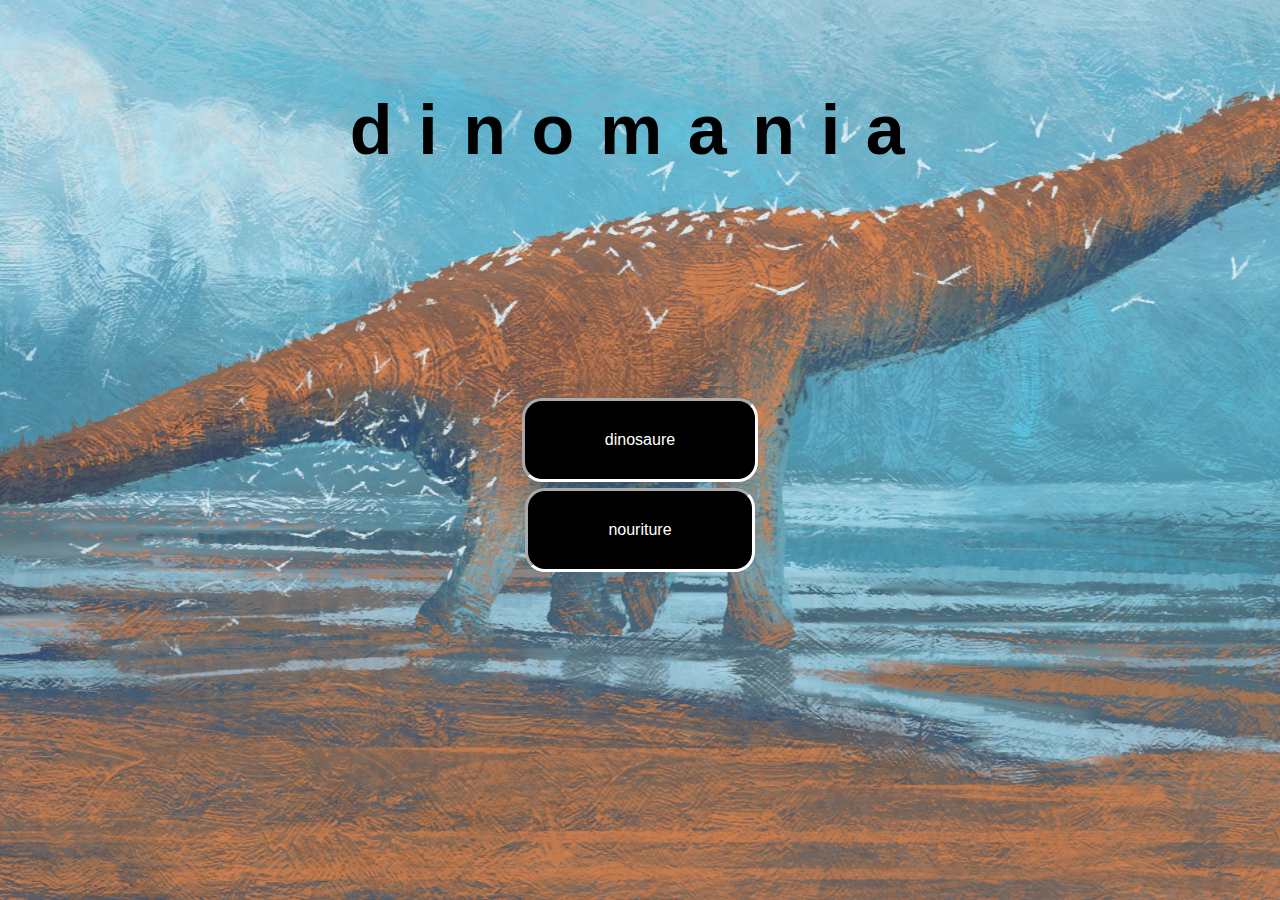
<file: site internet dino/code_site_internet/index.html>
<!DOCTYPE html>
<html lang="en">
<head>
    <meta charset="UTF-8">
    <meta name="viewport" content="width=device-width, initial-scale=1.0">
    <title>Document</title>
    <link rel="stylesheet" href="css/style.css">
</head>
<body>

    <header>
        <section>
            <h1 class="titre">dinomania</h1>
        </section>
    </header>
    
    <main>
        <div class="button-container">
            <a href="index1.html">dinosaure</a>
            <a href="index2.html">nouriture</a>
         </div>
    </main>
    
</body>
</html>
</file>
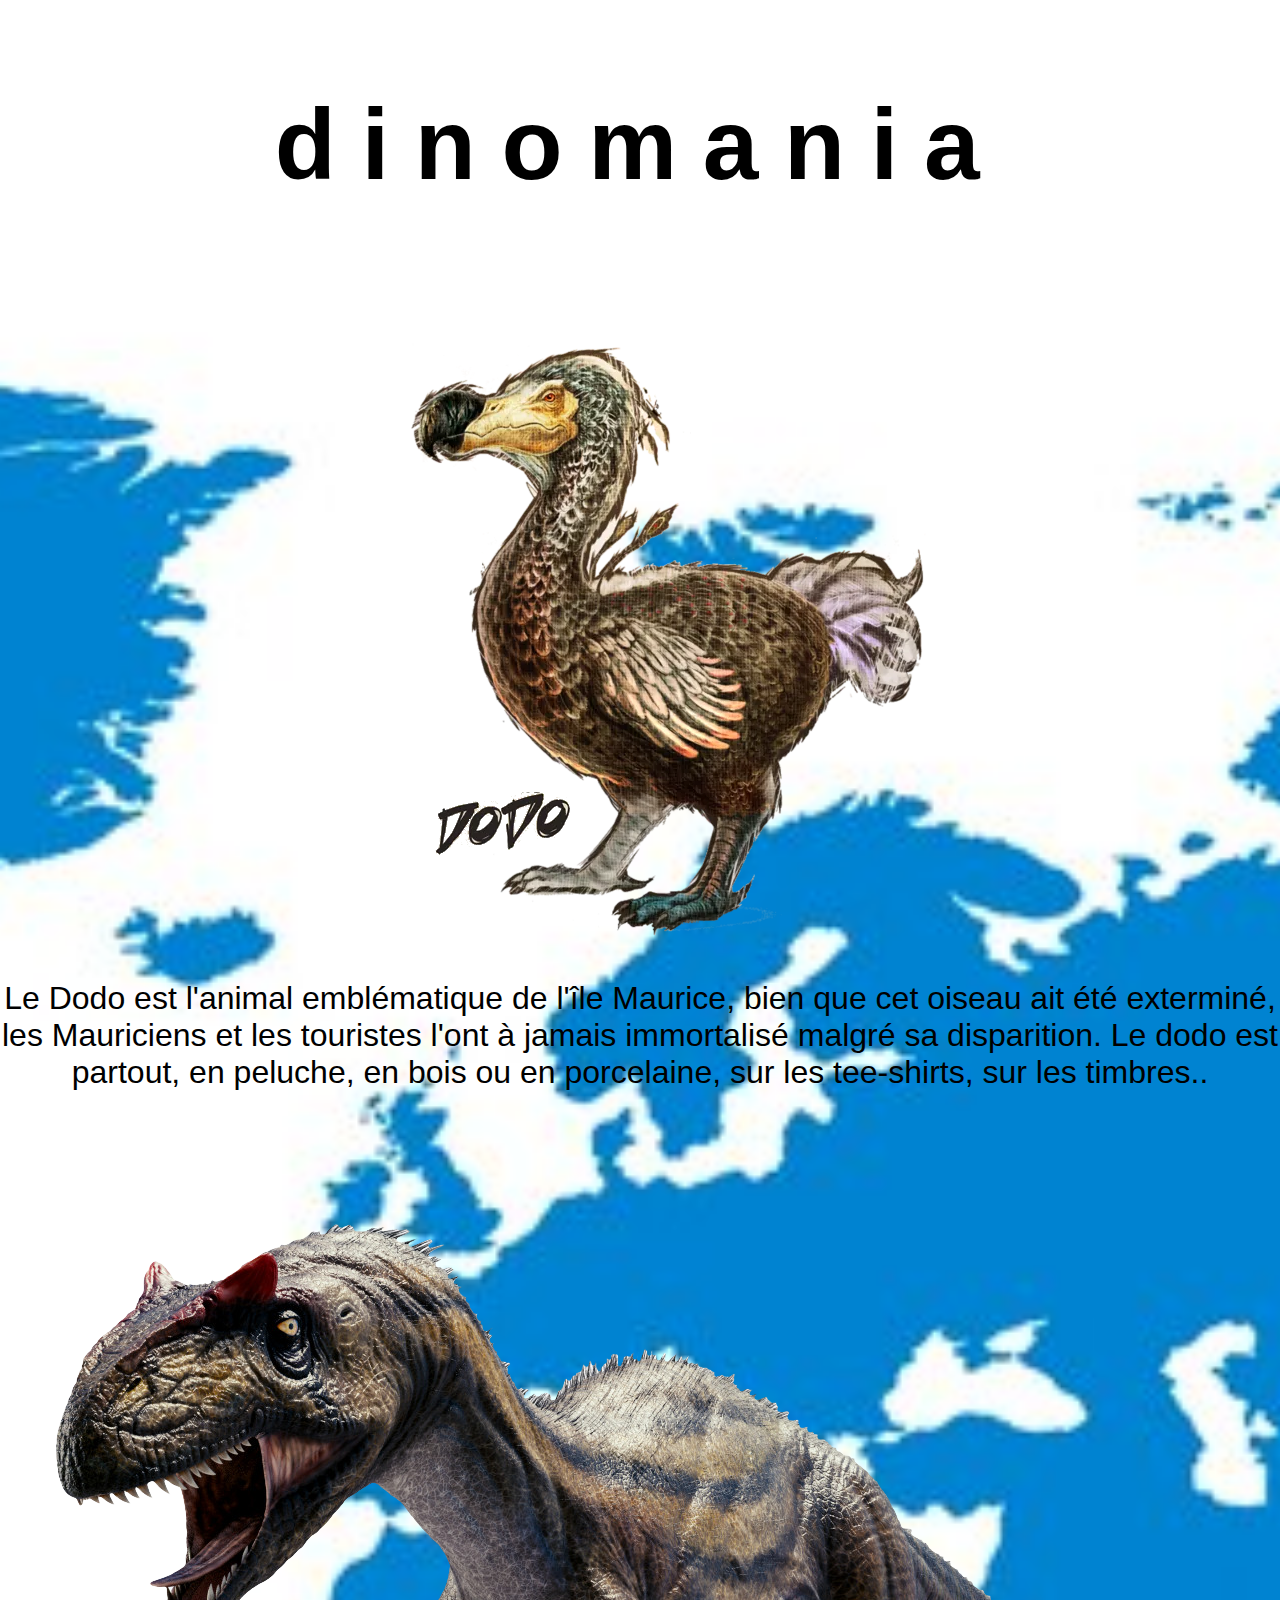
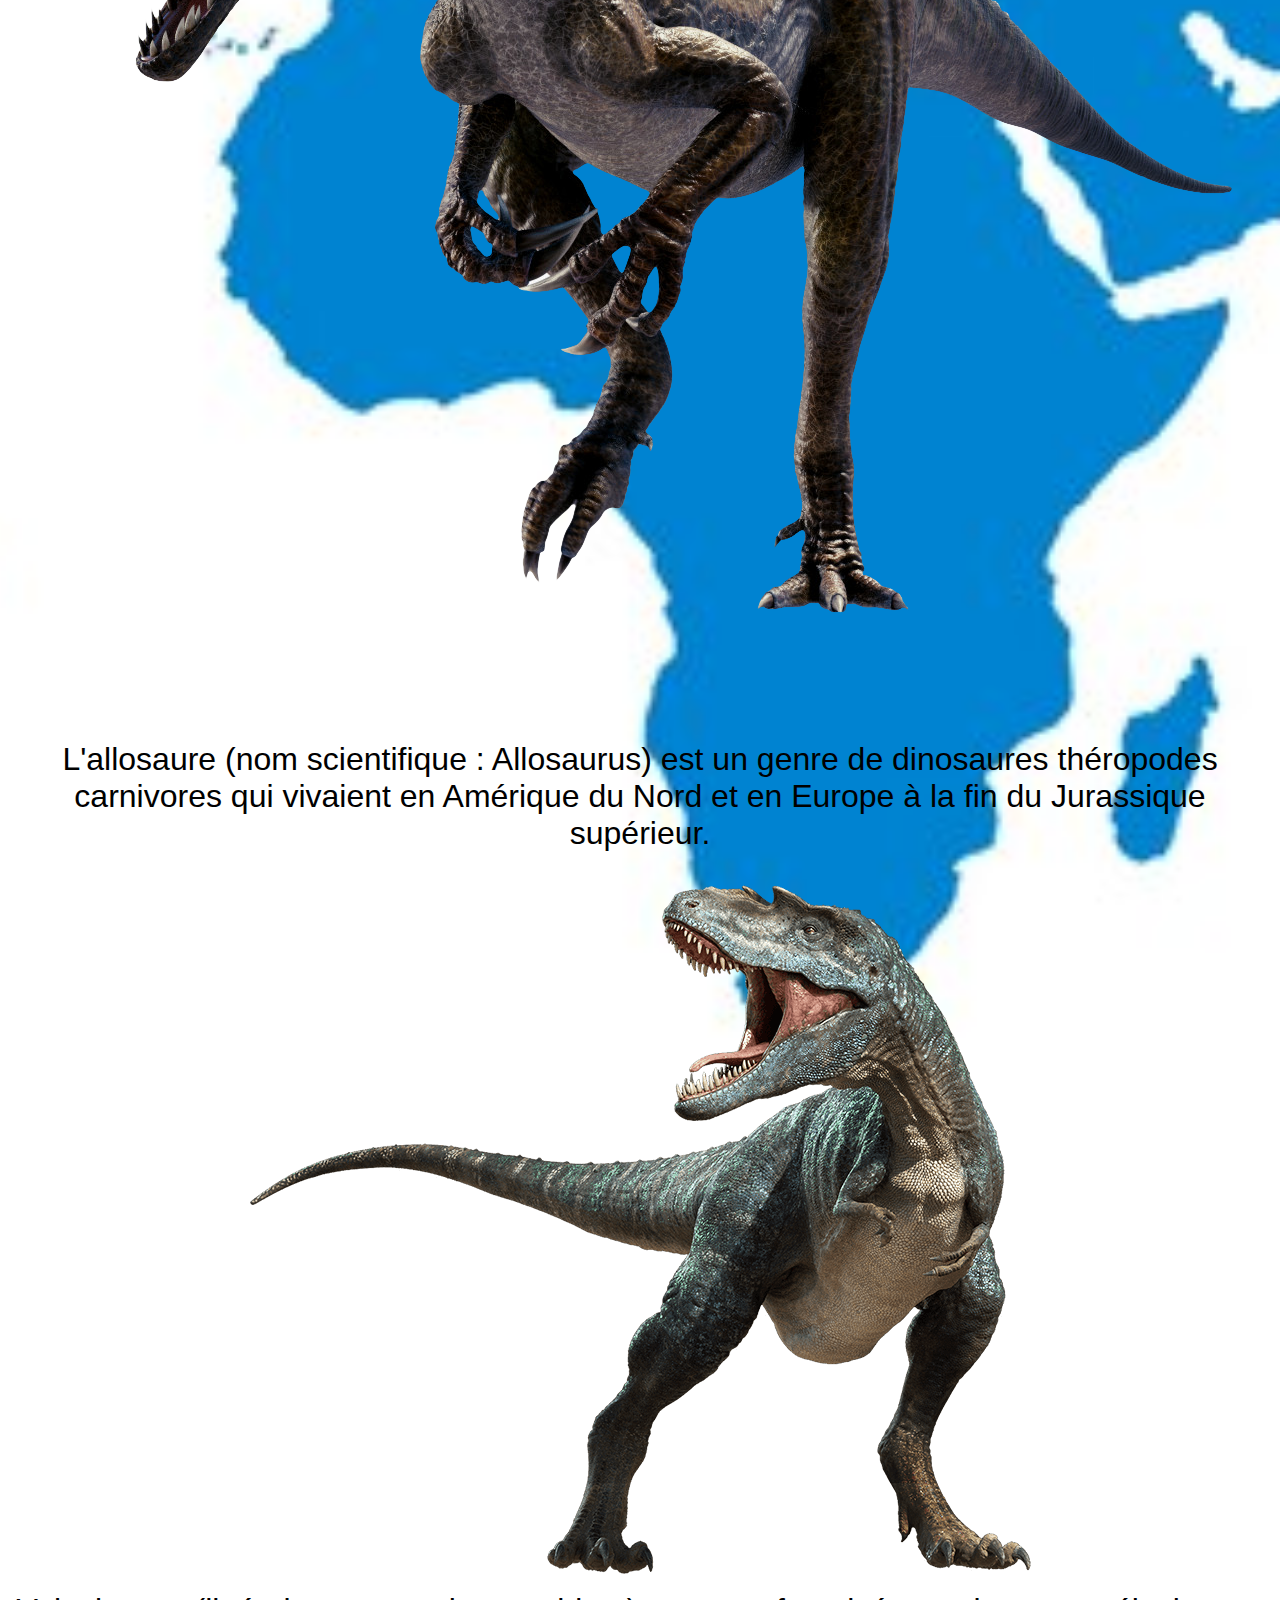
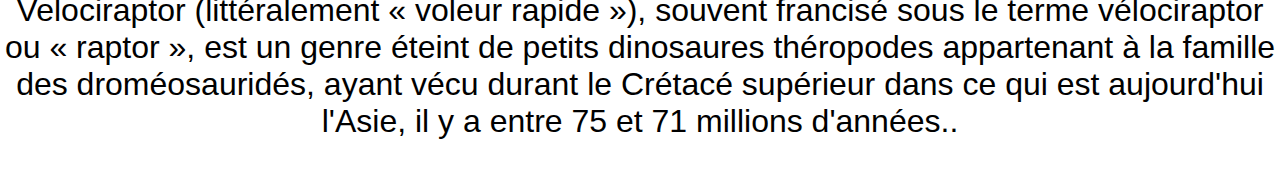
<file: site internet dino/code_site_internet/index1.html>
<!DOCTYPE html>
<html lang="en">
<head>
    <meta charset="UTF-8">
    <meta name="viewport" content="width=device-width, initial-scale=1.0">
    <link rel="stylesheet" href="css1/style.css">
    <title>Ma Galerie d'Images</title>
</head>
<body>

    <header>
        <section>
            <h1 class="titre">dinomania</h1>
        </section>
    </header>

    <main>
        <div class="image-container">
            <div class="image">
                <img src="img_dino/png-dodo--751.webp" alt="Image 1">
                <p>Le Dodo est l'animal emblématique de l'île Maurice, bien que cet oiseau ait été exterminé, les Mauriciens et les touristes l'ont à jamais immortalisé malgré sa disparition. Le dodo est partout, en peluche, en bois ou en porcelaine, sur les tee-shirts, sur les timbres..</p>
            </div>
            <div class="image">
                <img src="img_dino/kisspng-allosaurus-tyrannosaurus-velociraptor-3d-dinosaur-blue-stripe-growling-dinosaur-5a9ab1c04b6bc8.7567414515200874883089.png" alt="Image 2">
                <p>L'allosaure (nom scientifique : Allosaurus) est un genre de dinosaures théropodes carnivores qui vivaient en Amérique du Nord et en Europe à la fin du Jurassique supérieur.</p>
            </div>
            <div class="image">
                <img src="img_dino/velo.png" alt="Image 3">
                <p>Velociraptor (littéralement « voleur rapide »), souvent francisé sous le terme vélociraptor ou « raptor », est un genre éteint de petits dinosaures théropodes appartenant à la famille des droméosauridés, ayant vécu durant le Crétacé supérieur dans ce qui est aujourd'hui l'Asie, il y a entre 75 et 71 millions d'années..</p>
            </div>
        </div>
    </main>

</body>
</html>
</file>
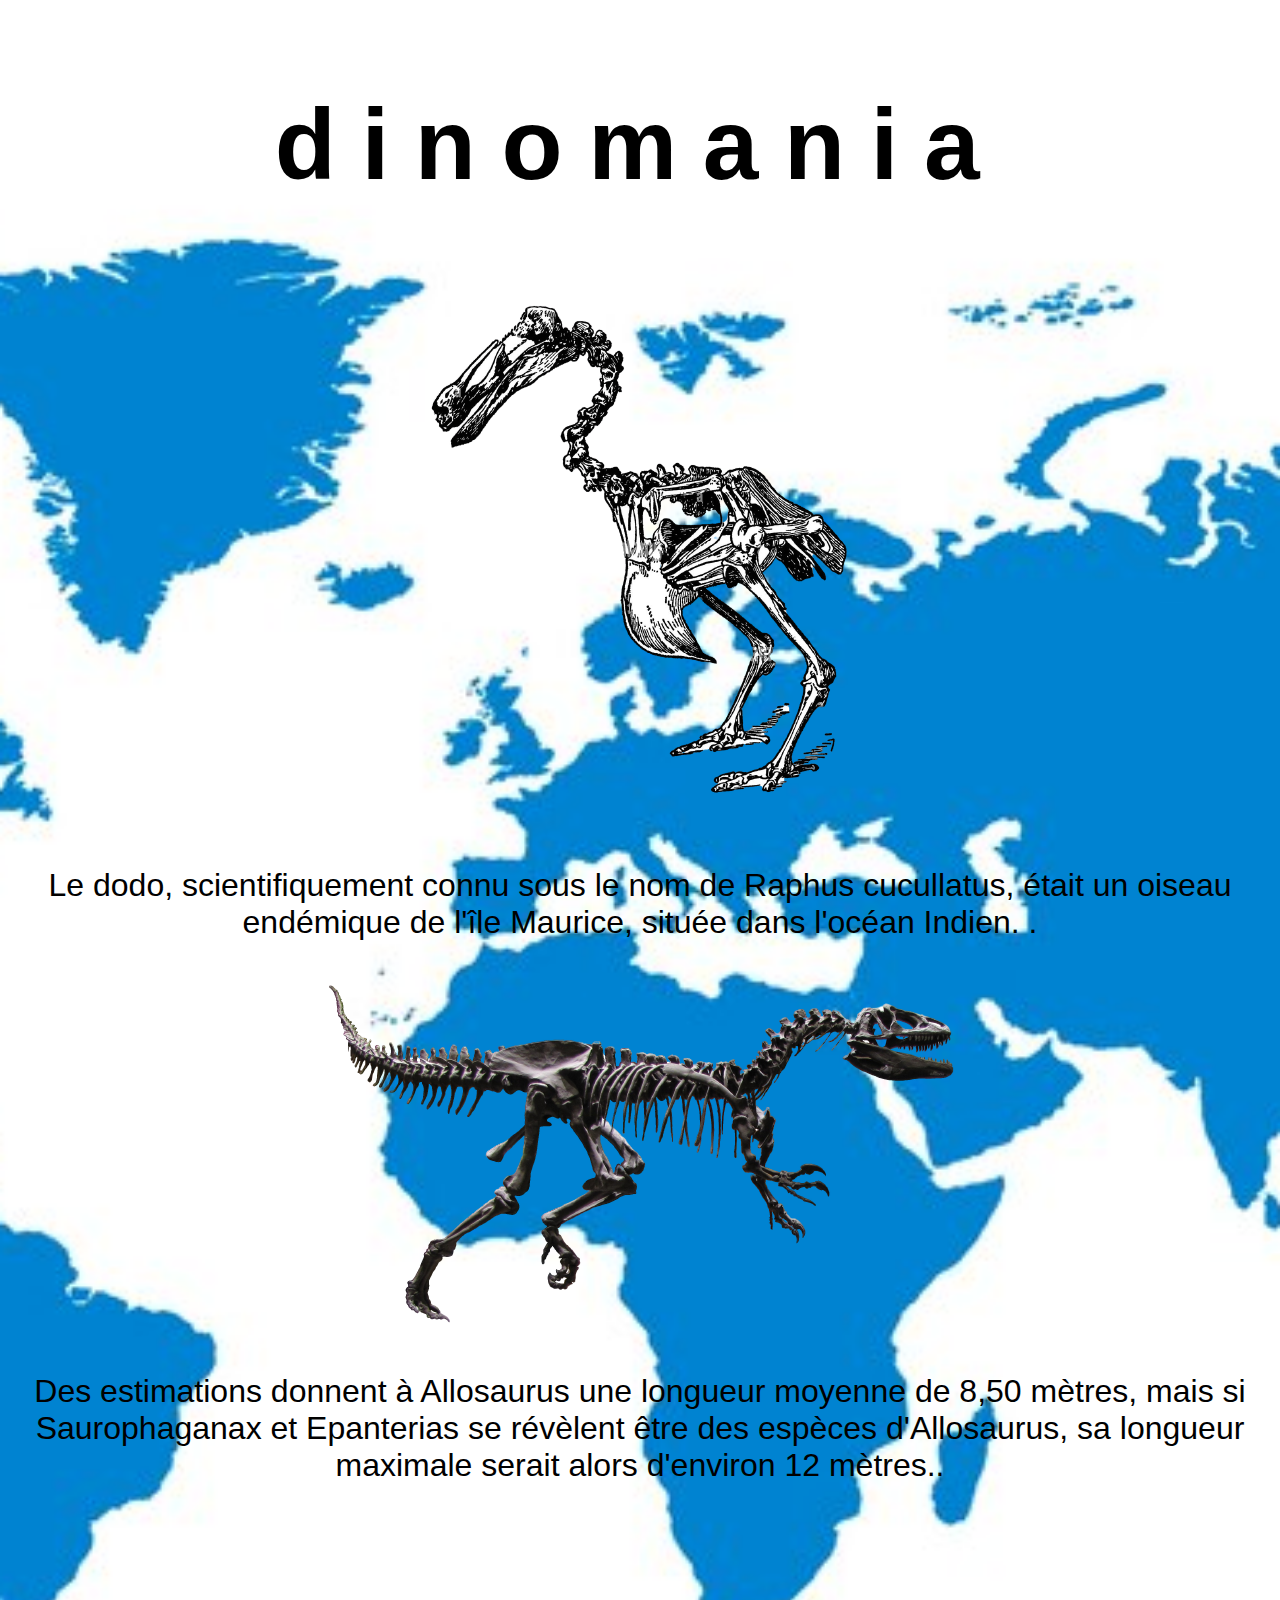
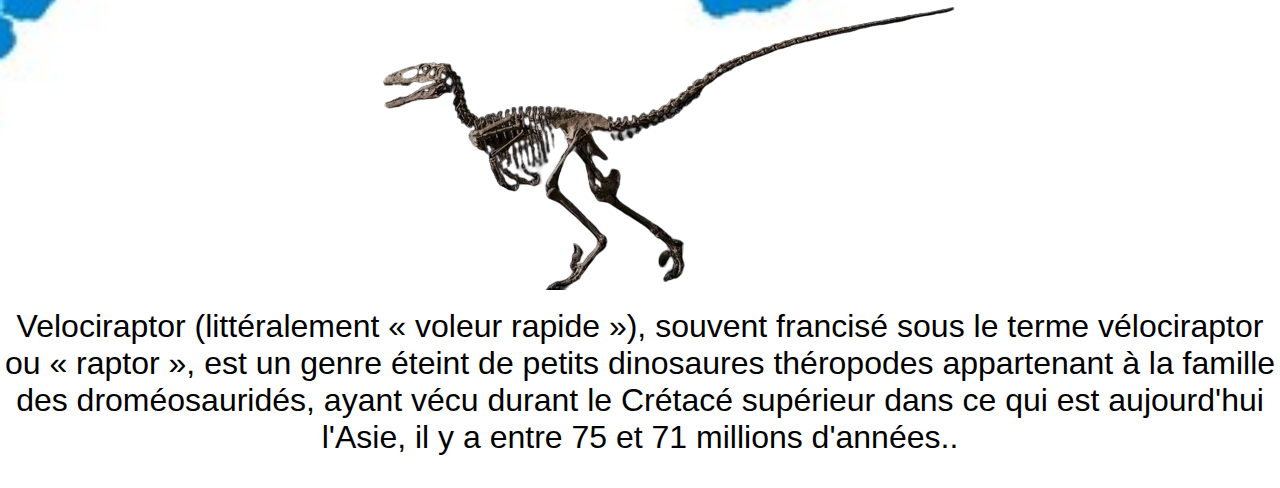
<file: site internet dino/code_site_internet/index2.html>
<!DOCTYPE html>
<html lang="en">
<head>
    <meta charset="UTF-8">
    <meta name="viewport" content="width=device-width, initial-scale=1.0">
    <link rel="stylesheet" href="css2/style.css">
    <title>Ma Galerie d'Images</title>
</head>
<body>

    <header>
        <section>
            <h1 class="titre">dinomania</h1>
        </section>
    </header>

    <main>
        <div class="image-container">
            <div class="image">
                <img src="img_squellete/squellete/image-removebg-preview (1).png" alt="Image 1">
                <p>Le dodo, scientifiquement connu sous le nom de Raphus cucullatus, était un oiseau endémique de l'île Maurice, située dans l'océan Indien. .</p>
            </div>
            <div class="image">
                <img src="img_squellete/squellete/skull_allausore.png" alt="Image 2">
                <p>Des estimations donnent à Allosaurus une longueur moyenne de 8,50 mètres, mais si Saurophaganax et Epanterias se révèlent être des espèces d'Allosaurus, sa longueur maximale serait alors d'environ 12 mètres..</p>
            </div>
            <div class="image">
                <img src="img_squellete/squellete/velo.png" alt="Image 3">
                <p>Velociraptor (littéralement « voleur rapide »), souvent francisé sous le terme vélociraptor ou « raptor », est un genre éteint de petits dinosaures théropodes appartenant à la famille des droméosauridés, ayant vécu durant le Crétacé supérieur dans ce qui est aujourd'hui l'Asie, il y a entre 75 et 71 millions d'années..</p>
            </div>
        </div>
    </main>

</body>
</html>
</file>
<file: site internet dino/code_site_internet/css/style.css>
*{
    padding: 0;
    margin: 0;
}
html {
    overflow: hidden;
}
.button-container {
    display: flex;
    justify-content: center;
    flex-direction:column;
    align-items: center;
    height: 50vh; /* gerer la hauteur du texte */
    margin: 0;
}


a{
    display: inline-block;
    padding: 30px 80px;
    font-size: 16px;
    text-decoration: none;
    margin: 3px;
    color: white;
    background-color: black;
    border-radius: 20px;
    border-color:white;
    border-style: inset;
    cursor: pointer;
}

a:hover {
    background-color: gray;
}

body{
background-image: url(img/dinno\ img.jpg); /* Remplacez par le chemin de votre image */
background-size: cover;
background-position: center;
background-repeat: no-repeat;
height: 100vh;
color: black; /* Couleur du texte */
font-family: Arial, sans-serif;
}

body{
    flex-direction: column;
    
}

.titre{
    display: flex;
    justify-content: center;
    font-size: 70px;
    font-family: Impact, Haettenschweiler, 'Arial Narrow Bold', sans-serif;
    letter-spacing: 2vw;
    padding: 10vh;

}
</file>
<file: site internet dino/code_site_internet/css1/style.css>
html {
    overflow-x: hidden;
}
body {
    margin: 0;
    font-family: Arial, sans-serif;
    background-image: url(illustration-global-icon_53876-9267.jpg);
    background-size: cover;
    background-position: center;
}

header {

    color: black;
    padding: 20px;
    text-align: center;
    font-size: 50px;
    font-family: Impact, Haettenschweiler, 'Arial Narrow Bold', sans-serif;
    letter-spacing: 2vw;
}

main {
    display: flex;
    flex-direction: column;
    align-items: center;
}

.image-container {
    display: flex;
    justify-content: center;
    justify-content: space-between;
    flex-direction: column;
}

.image {
    text-align: center;
    font-size: 200%;
    width: 100vw;
}

.image img {
    max-width: 100%;
    height: auto;

}

.image p {
    margin-top: 10px;
    color: black;
    font-family: 'Franklin Gothic Medium', 'Arial Narrow', Arial, sans-serif;
}
</file>
<file: site internet dino/code_site_internet/css2/style.css>
html {
    overflow-x: hidden;
}

body {
    margin: 0;
    font-family: Arial, sans-serif;
    background-image:url(illustration-global-icon_53876-9267.jpg); 
    background-size: cover;
    background-position: center;
}

header {

    color: black;
    padding: 20px;
    text-align: center;
    font-size: 50px;
    font-family: Impact, Haettenschweiler, 'Arial Narrow Bold', sans-serif;
    letter-spacing: 2vw;
}

main {
    display: flex;
    flex-direction: column;
    align-items: center;
}

.image-container {
    display: flex;
    justify-content: center;
    justify-content: space-between;
    flex-direction: column;
}

.image {
    text-align: center;
    font-size: 200%;
    width: 100vw;
}

.image img {
    max-width: 100%;
    height: auto;

}

.image p {
    margin-top: 10px;
    color: black;
    font-family: 'Franklin Gothic Medium', 'Arial Narrow', Arial, sans-serif;
}
</file>
